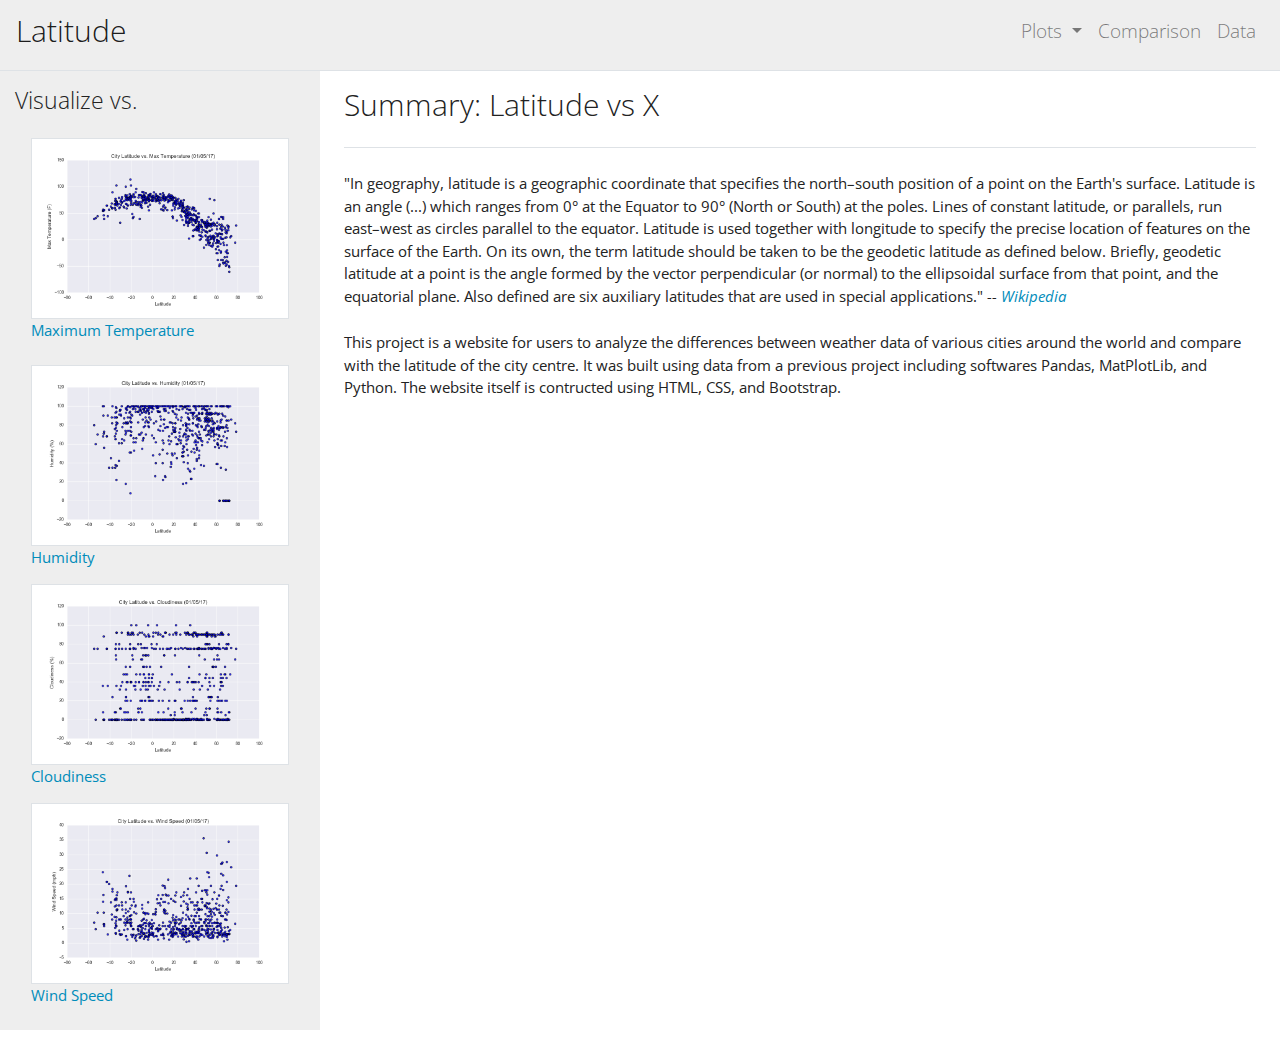
<file: index.html>
<!doctype html>
<html lang="en">
  <head>
    <!-- Required meta tags -->
    <meta charset="utf-8">
    <meta name="viewport" content="width=device-width, initial-scale=1, shrink-to-fit=no">

    <!-- Bootstrap CSS -->
    <link rel="stylesheet" href="https://stackpath.bootstrapcdn.com/bootstrap/4.5.2/css/bootstrap.min.css" integrity="sha384-JcKb8q3iqJ61gNV9KGb8thSsNjpSL0n8PARn9HuZOnIxN0hoP+VmmDGMN5t9UJ0Z" crossorigin="anonymous">
    <link rel="stylesheet" href="bootstrap.min.css">
    <link rel="stylesheet" href="style.css">

    <title>Latitude and Weather</title>
  </head>
  <body>
    <nav class="navbar navbar-expand-sm navbar-light bg-light">
      <a class="navbar-brand" href="index.html"><h2>Latitude</h2></a>
      <button class="navbar-toggler" type="button" data-toggle="collapse" data-target="#navbarSupportedContent" aria-controls="navbarSupportedContent" aria-expanded="false" aria-label="Toggle navigation">
        <span class="navbar-toggler-icon"></span>
      </button>

      <div class="collapse navbar-collapse" id="navbarSupportedContent">
        <ul class="navbar-nav mr-auto">
          
        </ul>
        <ul class="navbar-nav">
          <li class="nav-item h5 dropdown">
            <a class="nav-link dropdown-toggle" href="#" id="navbarDropdown" role="button" data-toggle="dropdown" aria-haspopup="true" aria-expanded="false">
              Plots <span class="sr-only">(current)</span>
            </a>
            <div class="dropdown-menu" aria-labelledby="navbarDropdown">
              <a class="dropdown-item" href="Latitude_vs_MaxTemp.html">Latitude VS. Max Temperature</a>
              <a class="dropdown-item" href="Latitude_vs_Humidity.html">Latitude VS. Humidity</a>
              <a class="dropdown-item" href="Latitude_vs_Cloudiness.html">Latitude VS. Cloudiness</a>
              <a class="dropdown-item" href="Latitude_vs_WindSpeed.html">Latitude VS. Wind Speed</a>
            </div>
          </li>
          <li class="nav-item h5">
            <a class="nav-link" href="Comparisons.html" tabindex="-1" aria-disabled="true">Comparison</a>
          </li>
          <li class="nav-item h5">
            <a class="nav-link" href="Data.html" tabindex="-1" aria-disabled="true">Data</a>
          </li>
        </ul>
      </div>
    </nav>

    <div class="container-fluid">
      <div class="row flex-nowrap border-top">
        <nav class="col-md-3 sidebar bd-sidebar bg-light d-md-block collapse py-3">
          <h4>Visualize vs. </h4>
          <ul class="nav flex-column">
            <li class="nav-item py-2">
              <a class="nav-link" href="Latitude_vs_MaxTemp.html">
                <img class="img-thumbnail" src="assets\images\Latitude_vs_MaxTemp.png">
                Maximum Temperature
              </a>
            </li>
            <li class="nav-item">
              <a class="nav-link" href="Latitude_vs_Humidity.html">
                <img class="img-thumbnail" src="assets\images\Latitude_vs_Humidity.png">
                Humidity
              </a>
            </li>
            <li class="nav-item">
              <a class="nav-link" href="Latitude_vs_Cloudiness.html">
                <img class="img-thumbnail" src="assets\images\Latitude_vs_Cloudiness.png">
                Cloudiness
              </a>
            </li>
            <li class="nav-item">
              <a class="nav-link" href="Latitude_vs_WindSpeed.html">
                <img class="img-thumbnail" src="assets\images\Latitude_vs_WindSpeed.png">
                Wind Speed
              </a>
            </li>
          </ul>
        </nav>
        <main role="main" class="col-md-9 ml-sm-auto px-md-4">
          <div class="d-flex justify-content-between align-items-center pt-3 pb-3 mb-3 border-bottom">
            <h1 class="h2">Summary: Latitude vs X</h1>
          </div>
          <div class="py-2">
            <p>
              "In geography, latitude is a geographic coordinate that specifies the north–south position of a point on the Earth's surface. Latitude is an angle (...) which ranges from 0° at the Equator to 90° (North or South) at the poles. Lines of constant latitude, or parallels, run east–west as circles parallel to the equator. Latitude is used together with longitude to specify the precise location of features on the surface of the Earth. On its own, the term latitude should be taken to be the geodetic latitude as defined below. Briefly, geodetic latitude at a point is the angle formed by the vector perpendicular (or normal) to the ellipsoidal surface from that point, and the equatorial plane. Also defined are six auxiliary latitudes that are used in special applications."
              <cite>-- <a href="https://en.wikipedia.org/wiki/Latitude">Wikipedia</a></cite>
            </p>
          </div>
          <p>
            This project is a website for users to analyze the differences between weather data of various cities around the world and compare with the latitude of the city centre. It was built using data from a previous project including softwares Pandas, MatPlotLib, and Python. The website itself is contructed using HTML, CSS, and Bootstrap.
          </p>   
        </main>
      </div>
        
      </div>
    </div>

    <div>
      <br>
    </div>

    <!-- Optional JavaScript -->
    <!-- jQuery first, then Popper.js, then Bootstrap JS -->
    <script src="https://code.jquery.com/jquery-3.5.1.slim.min.js" integrity="sha384-DfXdz2htPH0lsSSs5nCTpuj/zy4C+OGpamoFVy38MVBnE+IbbVYUew+OrCXaRkfj" crossorigin="anonymous"></script>
    <script src="https://cdn.jsdelivr.net/npm/popper.js@1.16.1/dist/umd/popper.min.js" integrity="sha384-9/reFTGAW83EW2RDu2S0VKaIzap3H66lZH81PoYlFhbGU+6BZp6G7niu735Sk7lN" crossorigin="anonymous"></script>
    <script src="https://stackpath.bootstrapcdn.com/bootstrap/4.5.2/js/bootstrap.min.js" integrity="sha384-B4gt1jrGC7Jh4AgTPSdUtOBvfO8shuf57BaghqFfPlYxofvL8/KUEfYiJOMMV+rV" crossorigin="anonymous"></script>
  </body>
</html>
</file>
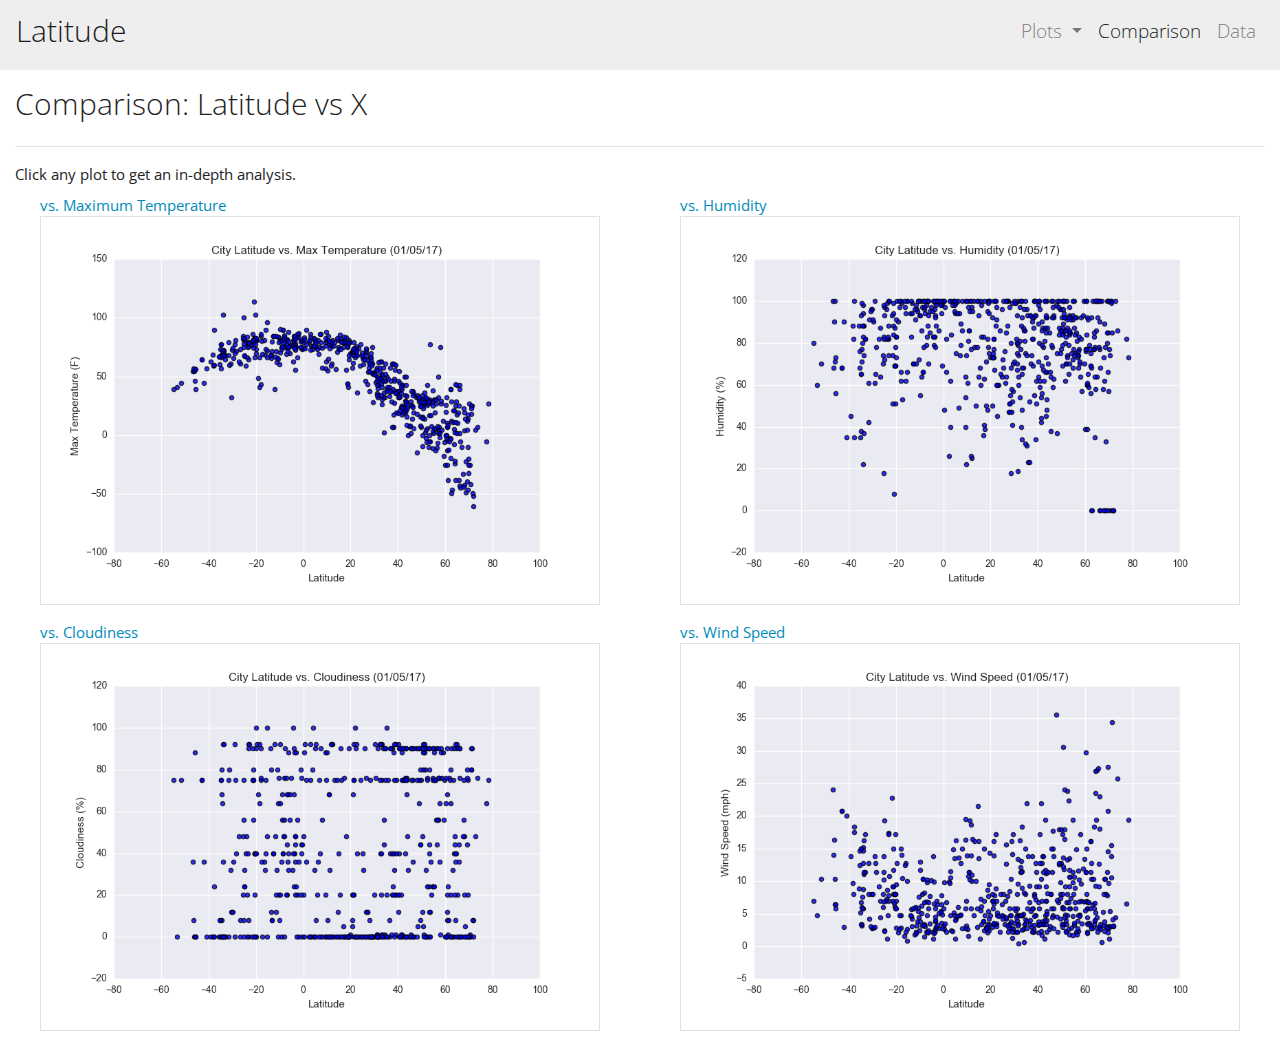
<file: Comparisons.html>
<!doctype html>
<html lang="en">
  <head>
    <!-- Required meta tags -->
    <meta charset="utf-8">
    <meta name="viewport" content="width=device-width, initial-scale=1, shrink-to-fit=no">

    <!-- Bootstrap CSS -->
    <link rel="stylesheet" href="https://stackpath.bootstrapcdn.com/bootstrap/4.5.2/css/bootstrap.min.css" integrity="sha384-JcKb8q3iqJ61gNV9KGb8thSsNjpSL0n8PARn9HuZOnIxN0hoP+VmmDGMN5t9UJ0Z" crossorigin="anonymous">
    <link rel="stylesheet" href="bootstrap.min.css">
    <link rel="stylesheet" href="style.css">

    <title>Hello, world!</title>
  </head>
  <body>
    <nav class="navbar navbar-expand-sm navbar-light bg-light">
      <a class="navbar-brand" href="index.html"><h2>Latitude</h2></a>
      <button class="navbar-toggler" type="button" data-toggle="collapse" data-target="#navbarSupportedContent" aria-controls="navbarSupportedContent" aria-expanded="false" aria-label="Toggle navigation">
        <span class="navbar-toggler-icon"></span>
      </button>

      <div class="collapse navbar-collapse" id="navbarSupportedContent">
        <ul class="navbar-nav mr-auto">
          
        </ul>
        <ul class="navbar-nav">
          <li class="nav-item h5 dropdown">
            <a class="nav-link dropdown-toggle" href="#" id="navbarDropdown" role="button" data-toggle="dropdown" aria-haspopup="true" aria-expanded="false">
              Plots <span class="sr-only">(current)</span>
            </a>
            <div class="dropdown-menu" aria-labelledby="navbarDropdown">
              <a class="dropdown-item" href="Latitude_vs_MaxTemp.html">Latitude VS. Max Temperature</a>
              <a class="dropdown-item" href="Latitude_vs_Humidity.html">Latitude VS. Humidity</a>
              <a class="dropdown-item" href="Latitude_vs_Cloudiness.html">Latitude VS. Cloudiness</a>
              <a class="dropdown-item" href="Latitude_vs_WindSpeed.html">Latitude VS. Wind Speed</a>
            </div>
          </li>
          <li class="nav-item h5 active">
            <a class="nav-link" href="Comparisons.html" tabindex="-1" aria-disabled="true">Comparison</a>
          </li>
          <li class="nav-item h5">
            <a class="nav-link" href="Data.html" tabindex="-1" aria-disabled="true">Data</a>
          </li>
        </ul>
      </div>
    </nav>

    <main>
      <div class="container-fluid">
        <div class="d-flex justify-content-between align-items-center pt-3 pb-3 mb-3 border-bottom">
          <h1 class="h2">Comparison: Latitude vs X</h1>
        </div>
        <h8>Click any plot to get an in-depth analysis.</h8>
        <div class="row flex">
          <div class="col-md-6 ml-sm-auto px-md-4">
            <a class="nav-link" href="Latitude_vs_MaxTemp.html">
              vs. Maximum Temperature
              <img class="img-thumbnail" src="assets\images\Latitude_vs_MaxTemp.png">
            </a>
          </div>
          <div class="col-md-6 ml-sm-auto px-md-4">
            <a class="nav-link" href="Latitude_vs_Humidity.html">
              vs. Humidity
              <img class="img-thumbnail" src="assets\images\Latitude_vs_Humidity.png">
            </a>
          </div>
        </div>
        <div class="row flex">
          <div class="col-md-6 ml-sm-auto px-md-4">
            <a class="nav-link" href="Latitude_vs_Cloudiness.html">
              vs. Cloudiness
              <img class="img-thumbnail" src="assets\images\Latitude_vs_Cloudiness.png">
            </a>
          </div>
          <div class="col-md-6 ml-sm-auto px-md-4">
            <a class="nav-link" href="Latitude_vs_WindSpeed.html">
              vs. Wind Speed
              <img class="img-thumbnail" src="assets\images\Latitude_vs_WindSpeed.png">
            </a>
          </div>
        </div>
      </div>
    </main>
    <div>
      <br>
    </div>
    <!-- Optional JavaScript -->
    <!-- jQuery first, then Popper.js, then Bootstrap JS -->
    <script src="https://code.jquery.com/jquery-3.5.1.slim.min.js" integrity="sha384-DfXdz2htPH0lsSSs5nCTpuj/zy4C+OGpamoFVy38MVBnE+IbbVYUew+OrCXaRkfj" crossorigin="anonymous"></script>
    <script src="https://cdn.jsdelivr.net/npm/popper.js@1.16.1/dist/umd/popper.min.js" integrity="sha384-9/reFTGAW83EW2RDu2S0VKaIzap3H66lZH81PoYlFhbGU+6BZp6G7niu735Sk7lN" crossorigin="anonymous"></script>
    <script src="https://stackpath.bootstrapcdn.com/bootstrap/4.5.2/js/bootstrap.min.js" integrity="sha384-B4gt1jrGC7Jh4AgTPSdUtOBvfO8shuf57BaghqFfPlYxofvL8/KUEfYiJOMMV+rV" crossorigin="anonymous"></script>
  </body>
</html>
</file>
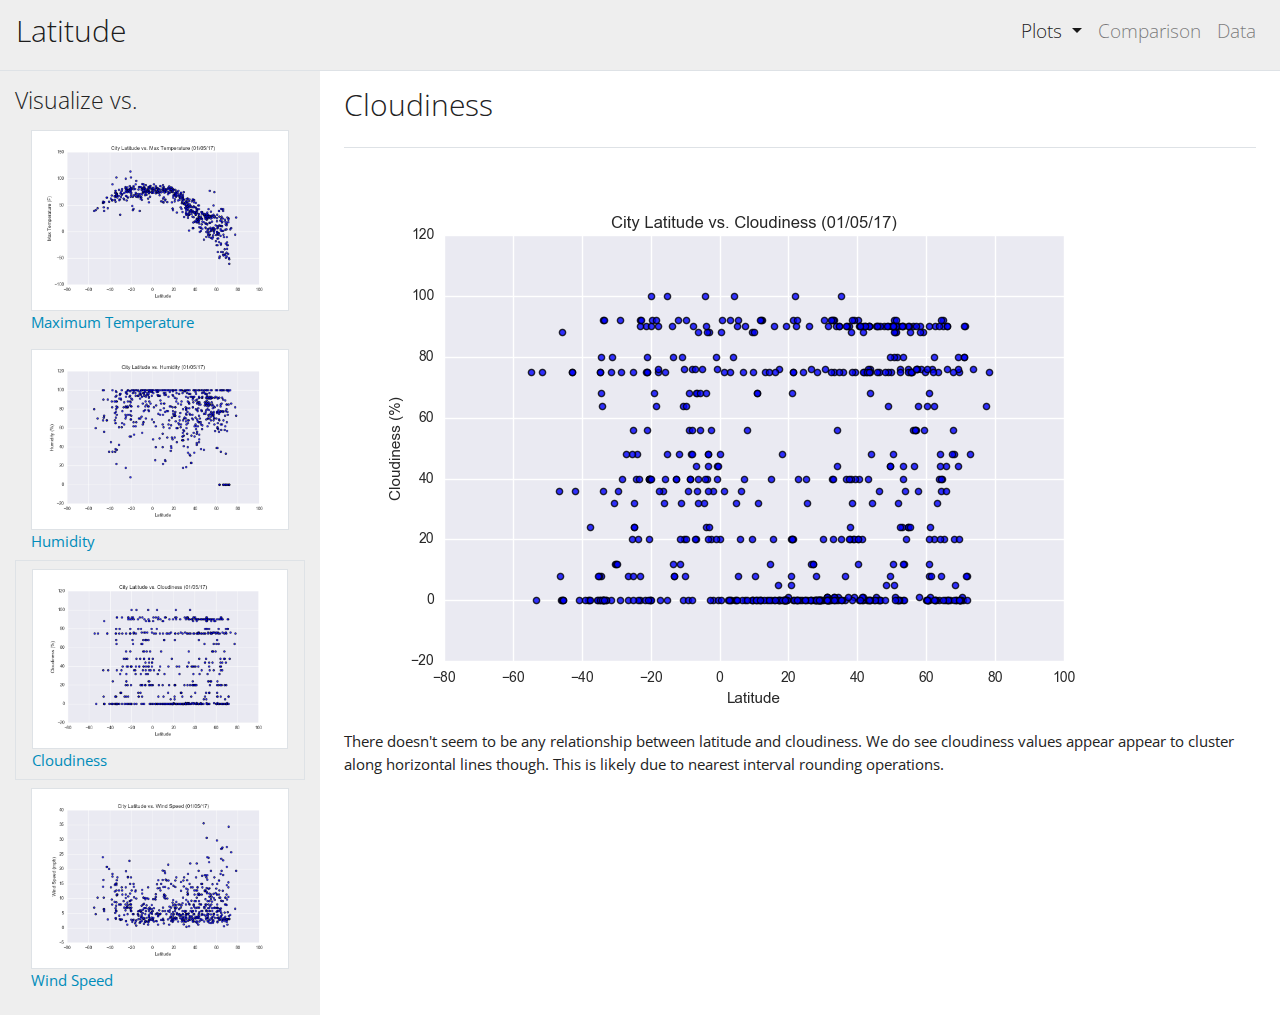
<file: Latitude_vs_Cloudiness.html>
<!doctype html>
<html lang="en">
  <head>
    <!-- Required meta tags -->
    <meta charset="utf-8">
    <meta name="viewport" content="width=device-width, initial-scale=1, shrink-to-fit=no">

    <!-- Bootstrap CSS -->
    <link rel="stylesheet" href="https://stackpath.bootstrapcdn.com/bootstrap/4.5.2/css/bootstrap.min.css" integrity="sha384-JcKb8q3iqJ61gNV9KGb8thSsNjpSL0n8PARn9HuZOnIxN0hoP+VmmDGMN5t9UJ0Z" crossorigin="anonymous">
    <link rel="stylesheet" href="bootstrap.min.css">
    <link rel="stylesheet" href="style.css">

    <title>Latitude vs. Cloudiness</title>
  </head>
  <body>
    <nav class="navbar navbar-expand-sm navbar-light bg-light">
      <a class="navbar-brand" href="index.html"><h2>Latitude</h2></a>
      <button class="navbar-toggler" type="button" data-toggle="collapse" data-target="#navbarSupportedContent" aria-controls="navbarSupportedContent" aria-expanded="false" aria-label="Toggle navigation">
        <span class="navbar-toggler-icon"></span>
      </button>

      <div class="collapse navbar-collapse" id="navbarSupportedContent">
        <ul class="navbar-nav mr-auto">
          
        </ul>
        <ul class="navbar-nav">
          <li class="nav-item h5 dropdown active">
            <a class="nav-link dropdown-toggle" href="#" id="navbarDropdown" role="button" data-toggle="dropdown" aria-haspopup="true" aria-expanded="false">
              Plots <span class="sr-only">(current)</span>
            </a>
            <div class="dropdown-menu" aria-labelledby="navbarDropdown">
              <a class="dropdown-item" href="Latitude_vs_MaxTemp.html">Latitude VS. Max Temperature</a>
              <a class="dropdown-item" href="Latitude_vs_Humidity.html">Latitude VS. Humidity</a>
              <a class="dropdown-item active" href="Latitude_vs_Cloudiness.html">Latitude VS. Cloudiness</a>
              <a class="dropdown-item" href="Latitude_vs_WindSpeed.html">Latitude VS. Wind Speed</a>
            </div>
          </li>
          <li class="nav-item h5">
            <a class="nav-link" href="Comparisons.html" tabindex="-1" aria-disabled="true">Comparison</a>
          </li>
          <li class="nav-item h5">
            <a class="nav-link" href="Data.html" tabindex="-1" aria-disabled="true">Data</a>
          </li>
        </ul>
      </div>
    </nav>

    <div class="container-fluid">
      <div class="row flex-nowrap border-top">
        <nav class="col-md-3 bd-sidebar bg-light d-md-block collapse py-3">
          <h4>Visualize vs. </h4>
          <ul class="nav flex-column">
            <li class="nav-item">
              <a class="nav-link" href="Latitude_vs_MaxTemp.html">
                <img class="img-thumbnail" src="assets\images\Latitude_vs_MaxTemp.png">
                Maximum Temperature
              </a>
            </li>
            <li class="nav-item">
              <a class="nav-link" href="Latitude_vs_Humidity.html">
                <img class="img-thumbnail" src="assets\images\Latitude_vs_Humidity.png">
                Humidity
              </a>
            </li>
            <li class="nav-item by-5 border active">
              <a class="nav-link" href="Latitude_vs_Cloudiness.html">
                <img class="img-thumbnail" src="assets\images\Latitude_vs_Cloudiness.png">
                Cloudiness
              </a>
            </li>
            <li class="nav-item">
              <a class="nav-link" href="Latitude_vs_WindSpeed.html">
                <img class="img-thumbnail" src="assets\images\Latitude_vs_WindSpeed.png">
                Wind Speed
              </a>
            </li>
          </ul>
        </nav>
        <main role="main" class="col-md-9 ml-sm-auto px-md-4">
          <div class="d-flex justify-content-between align-items-center pt-3 pb-3 mb-3 border-bottom">
            <h1 class="h2">Cloudiness</h1>
          </div>
          <div class="py-3">
            <img class="img-fluid" src="assets\images\Latitude_vs_Cloudiness.png">
            <p>
              There doesn't seem to be any relationship between latitude and
              cloudiness. We do see cloudiness values appear appear to cluster
              along horizontal lines though. This is likely due to nearest interval
              rounding operations.
            </p>
          </div>
        </main>
      </div>
    </div>
    <!-- Optional JavaScript -->
    <!-- jQuery first, then Popper.js, then Bootstrap JS -->
    <script src="https://code.jquery.com/jquery-3.5.1.slim.min.js" integrity="sha384-DfXdz2htPH0lsSSs5nCTpuj/zy4C+OGpamoFVy38MVBnE+IbbVYUew+OrCXaRkfj" crossorigin="anonymous"></script>
    <script src="https://cdn.jsdelivr.net/npm/popper.js@1.16.1/dist/umd/popper.min.js" integrity="sha384-9/reFTGAW83EW2RDu2S0VKaIzap3H66lZH81PoYlFhbGU+6BZp6G7niu735Sk7lN" crossorigin="anonymous"></script>
    <script src="https://stackpath.bootstrapcdn.com/bootstrap/4.5.2/js/bootstrap.min.js" integrity="sha384-B4gt1jrGC7Jh4AgTPSdUtOBvfO8shuf57BaghqFfPlYxofvL8/KUEfYiJOMMV+rV" crossorigin="anonymous"></script>
  </body>
</html>
</file>
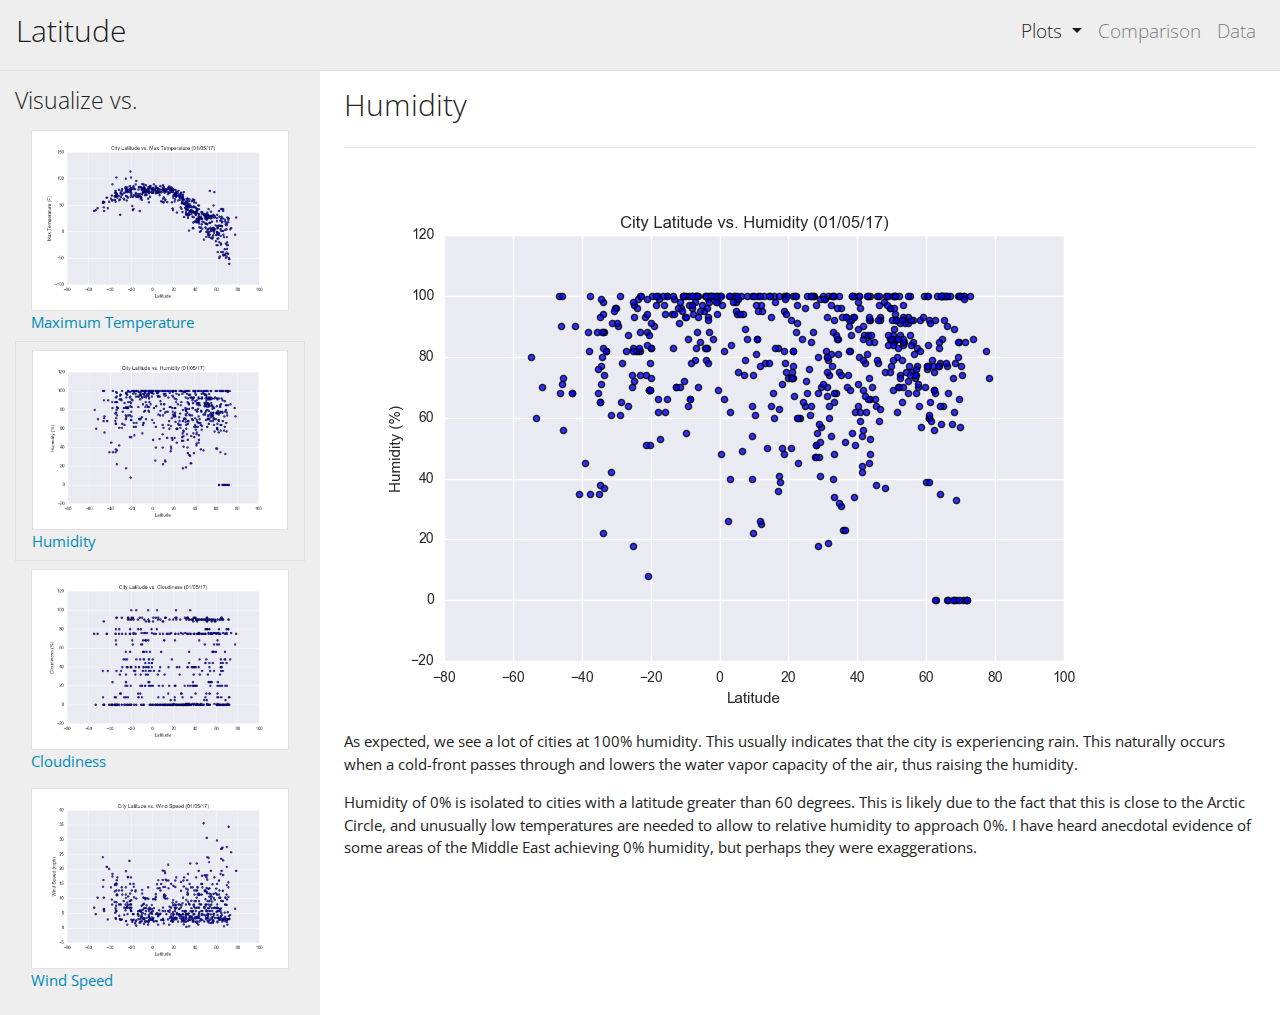
<file: Latitude_vs_Humidity.html>
<!doctype html>
<html lang="en">
  <head>
    <!-- Required meta tags -->
    <meta charset="utf-8">
    <meta name="viewport" content="width=device-width, initial-scale=1, shrink-to-fit=no">

    <!-- Bootstrap CSS -->
    <link rel="stylesheet" href="https://stackpath.bootstrapcdn.com/bootstrap/4.5.2/css/bootstrap.min.css" integrity="sha384-JcKb8q3iqJ61gNV9KGb8thSsNjpSL0n8PARn9HuZOnIxN0hoP+VmmDGMN5t9UJ0Z" crossorigin="anonymous">
    <link rel="stylesheet" href="bootstrap.min.css">
    <link rel="stylesheet" href="style.css">

    <title>Latitude vs. Humidity</title>
  </head>
  <body>
    <nav class="navbar navbar-expand-sm navbar-light bg-light">
      <a class="navbar-brand" href="index.html"><h2>Latitude</h2></a>
      <button class="navbar-toggler" type="button" data-toggle="collapse" data-target="#navbarSupportedContent" aria-controls="navbarSupportedContent" aria-expanded="false" aria-label="Toggle navigation">
        <span class="navbar-toggler-icon"></span>
      </button>

      <div class="collapse navbar-collapse" id="navbarSupportedContent">
        <ul class="navbar-nav mr-auto">
          
        </ul>
        <ul class="navbar-nav">
          <li class="nav-item h5 dropdown active">
            <a class="nav-link dropdown-toggle" href="#" id="navbarDropdown" role="button" data-toggle="dropdown" aria-haspopup="true" aria-expanded="false">
              Plots <span class="sr-only">(current)</span>
            </a>
            <div class="dropdown-menu" aria-labelledby="navbarDropdown">
              <a class="dropdown-item" href="Latitude_vs_MaxTemp.html">Latitude VS. Max Temperature</a>
              <a class="dropdown-item active" href="Latitude_vs_Humidity.html">Latitude VS. Humidity</a>
              <a class="dropdown-item" href="Latitude_vs_Cloudiness.html">Latitude VS. Cloudiness</a>
              <a class="dropdown-item" href="Latitude_vs_WindSpeed.html">Latitude VS. Wind Speed</a>
            </div>
          </li>
          <li class="nav-item h5">
            <a class="nav-link" href="Comparisons.html" tabindex="-1" aria-disabled="true">Comparison</a>
          </li>
          <li class="nav-item h5">
            <a class="nav-link" href="Data.html" tabindex="-1" aria-disabled="true">Data</a>
          </li>
        </ul>
      </div>
    </nav>

    <div class="container-fluid">
      <div class="row flex-nowrap border-top">
        <nav class="col-md-3 bd-sidebar bg-light d-md-block collapse py-3">
          <h4>Visualize vs. </h4>
          <ul class="nav flex-column">
            <li class="nav-item">
              <a class="nav-link" href="Latitude_vs_MaxTemp.html">
                <img class="img-thumbnail" src="assets\images\Latitude_vs_MaxTemp.png">
                Maximum Temperature
              </a>
            </li>
            <li class="nav-item by-5 border active">
              <a class="nav-link" href="Latitude_vs_Humidity.html">
                <img class="img-thumbnail" src="assets\images\Latitude_vs_Humidity.png">
                Humidity
              </a>
            </li>
            <li class="nav-item">
              <a class="nav-link" href="Latitude_vs_Cloudiness.html">
                <img class="img-thumbnail" src="assets\images\Latitude_vs_Cloudiness.png">
                Cloudiness
              </a>
            </li>
            <li class="nav-item">
              <a class="nav-link" href="Latitude_vs_WindSpeed.html">
                <img class="img-thumbnail" src="assets\images\Latitude_vs_WindSpeed.png">
                Wind Speed
              </a>
            </li>
          </ul>
        </nav>
        <main role="main" class="col-md-9 ml-sm-auto px-md-4">
          <div class="d-flex justify-content-between align-items-center pt-3 pb-3 mb-3 border-bottom">
            <h1 class="h2">Humidity</h1>
          </div>
          <div class="py-3">
            <img class="img-fluid" src="assets\images\Latitude_vs_Humidity.png">
            <p>
              As expected, we see a lot of cities at 100% humidity. This usually
              indicates that the city is experiencing rain. This naturally occurs when
              a cold-front passes through and lowers the water vapor capacity of the air,
              thus raising the humidity.
            </p>
            <p>
              Humidity of 0% is isolated to cities with a latitude greater than 60
              degrees. This is likely due to the fact that this is close to the
              Arctic Circle, and unusually low temperatures are needed to allow to 
              relative humidity to approach 0%. I have heard anecdotal evidence of
              some areas of the Middle East achieving 0% humidity, but perhaps they
              were exaggerations.
            </p>
          </div>
        </main>
      </div>
    </div>
    <!-- Optional JavaScript -->
    <!-- jQuery first, then Popper.js, then Bootstrap JS -->
    <script src="https://code.jquery.com/jquery-3.5.1.slim.min.js" integrity="sha384-DfXdz2htPH0lsSSs5nCTpuj/zy4C+OGpamoFVy38MVBnE+IbbVYUew+OrCXaRkfj" crossorigin="anonymous"></script>
    <script src="https://cdn.jsdelivr.net/npm/popper.js@1.16.1/dist/umd/popper.min.js" integrity="sha384-9/reFTGAW83EW2RDu2S0VKaIzap3H66lZH81PoYlFhbGU+6BZp6G7niu735Sk7lN" crossorigin="anonymous"></script>
    <script src="https://stackpath.bootstrapcdn.com/bootstrap/4.5.2/js/bootstrap.min.js" integrity="sha384-B4gt1jrGC7Jh4AgTPSdUtOBvfO8shuf57BaghqFfPlYxofvL8/KUEfYiJOMMV+rV" crossorigin="anonymous"></script>
  </body>
</html>
</file>
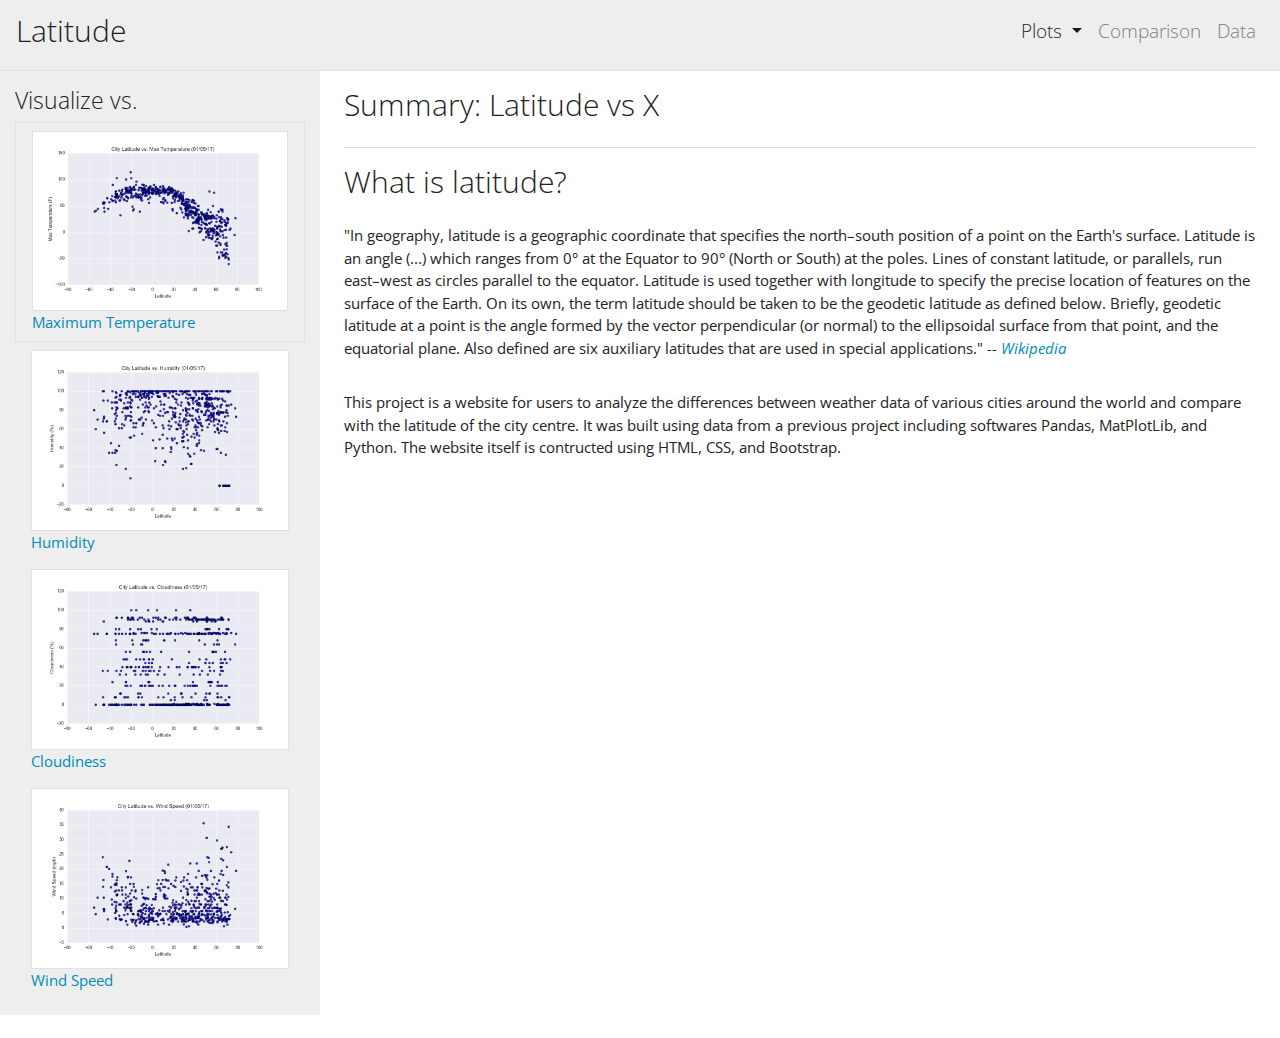
<file: Latitude_vs_MaxTemp.html>
<!doctype html>
<html lang="en">
  <head>
    <!-- Required meta tags -->
    <meta charset="utf-8">
    <meta name="viewport" content="width=device-width, initial-scale=1, shrink-to-fit=no">

    <!-- Bootstrap CSS -->
    <link rel="stylesheet" href="https://stackpath.bootstrapcdn.com/bootstrap/4.5.2/css/bootstrap.min.css" integrity="sha384-JcKb8q3iqJ61gNV9KGb8thSsNjpSL0n8PARn9HuZOnIxN0hoP+VmmDGMN5t9UJ0Z" crossorigin="anonymous">
    <link rel="stylesheet" href="bootstrap.min.css">
    <link rel="stylesheet" href="style.css">

    <title>Hello, world!</title>
  </head>
  <body>
    <nav class="navbar navbar-expand-sm navbar-light bg-light">
      <a class="navbar-brand" href="index.html"><h2>Latitude</h2></a>
      <button class="navbar-toggler" type="button" data-toggle="collapse" data-target="#navbarSupportedContent" aria-controls="navbarSupportedContent" aria-expanded="false" aria-label="Toggle navigation">
        <span class="navbar-toggler-icon"></span>
      </button>

      <div class="collapse navbar-collapse" id="navbarSupportedContent">
        <ul class="navbar-nav mr-auto">
          
        </ul>
        <ul class="navbar-nav">
          <li class="nav-item h5 dropdown active">
            <a class="nav-link dropdown-toggle" href="#" id="navbarDropdown" role="button" data-toggle="dropdown" aria-haspopup="true" aria-expanded="false">
              Plots <span class="sr-only">(current)</span>
            </a>
            <div class="dropdown-menu" aria-labelledby="navbarDropdown">
              <a class="dropdown-item active" href="Latitude_vs_MaxTemp.html">Latitude VS. Max Temperature</a>
              <a class="dropdown-item" href="Latitude_vs_Humidity.html">Latitude VS. Humidity</a>
              <a class="dropdown-item" href="Latitude_vs_Cloudiness.html">Latitude VS. Cloudiness</a>
              <a class="dropdown-item" href="Latitude_vs_WindSpeed.html">Latitude VS. Wind Speed</a>
            </div>
          </li>
          <li class="nav-item h5">
            <a class="nav-link" href="Comparisons.html" tabindex="-1" aria-disabled="true">Comparison</a>
          </li>
          <li class="nav-item h5">
            <a class="nav-link" href="Data.html" tabindex="-1" aria-disabled="true">Data</a>
          </li>
        </ul>
      </div>
    </nav>

    <div class="container-fluid">
      <div class="row flex-nowrap border-top">
        <nav class="col-md-3 bd-sidebar bg-light d-md-block collapse py-3">
          <h4>Visualize vs. </h4>
          <ul class="nav flex-column">
            <li class="nav-item by-5 border">
              <a class="nav-link" href="Latitude_vs_MaxTemp.html">
                <img class="img-thumbnail" src="assets\images\Latitude_vs_MaxTemp.png">
                Maximum Temperature
              </a>
            </li>
            <li class="nav-item">
              <a class="nav-link" href="Latitude_vs_Humidity.html">
                <img class="img-thumbnail" src="assets\images\Latitude_vs_Humidity.png">
                Humidity
              </a>
            </li>
            <li class="nav-item">
              <a class="nav-link" href="Latitude_vs_Cloudiness.html">
                <img class="img-thumbnail" src="assets\images\Latitude_vs_Cloudiness.png">
                Cloudiness
              </a>
            </li>
            <li class="nav-item">
              <a class="nav-link" href="Latitude_vs_WindSpeed.html">
                <img class="img-thumbnail" src="assets\images\Latitude_vs_WindSpeed.png">
                Wind Speed
              </a>
            </li>
          </ul>
        </nav>
        <main role="main" class="col-md-9 ml-sm-auto px-md-4">
          <div class="d-flex justify-content-between align-items-center pt-3 pb-3 mb-3 border-bottom">
            <h1 class="h2">Summary: Latitude vs X</h1>
          </div>
    
          <h2>
            What is latitude?
          </h2>
          <div class="py-3">
            <p>
              "In geography, latitude is a geographic coordinate that specifies the north–south position of a point on the Earth's surface. Latitude is an angle (...) which ranges from 0° at the Equator to 90° (North or South) at the poles. Lines of constant latitude, or parallels, run east–west as circles parallel to the equator. Latitude is used together with longitude to specify the precise location of features on the surface of the Earth. On its own, the term latitude should be taken to be the geodetic latitude as defined below. Briefly, geodetic latitude at a point is the angle formed by the vector perpendicular (or normal) to the ellipsoidal surface from that point, and the equatorial plane. Also defined are six auxiliary latitudes that are used in special applications."
              <cite>-- <a href="https://en.wikipedia.org/wiki/Latitude">Wikipedia</a></cite>
            </p>
          </div>
          <p>
            This project is a website for users to analyze the differences between weather data of various cities around the world and compare with the latitude of the city centre. It was built using data from a previous project including softwares Pandas, MatPlotLib, and Python. The website itself is contructed using HTML, CSS, and Bootstrap.
          </p>   
        </main>
      </div>
        
      </div>
    </div>

    <div>
      <br>
    </div>

    <!-- Optional JavaScript -->
    <!-- jQuery first, then Popper.js, then Bootstrap JS -->
    <script src="https://code.jquery.com/jquery-3.5.1.slim.min.js" integrity="sha384-DfXdz2htPH0lsSSs5nCTpuj/zy4C+OGpamoFVy38MVBnE+IbbVYUew+OrCXaRkfj" crossorigin="anonymous"></script>
    <script src="https://cdn.jsdelivr.net/npm/popper.js@1.16.1/dist/umd/popper.min.js" integrity="sha384-9/reFTGAW83EW2RDu2S0VKaIzap3H66lZH81PoYlFhbGU+6BZp6G7niu735Sk7lN" crossorigin="anonymous"></script>
    <script src="https://stackpath.bootstrapcdn.com/bootstrap/4.5.2/js/bootstrap.min.js" integrity="sha384-B4gt1jrGC7Jh4AgTPSdUtOBvfO8shuf57BaghqFfPlYxofvL8/KUEfYiJOMMV+rV" crossorigin="anonymous"></script>
  </body>
</html>
</file>
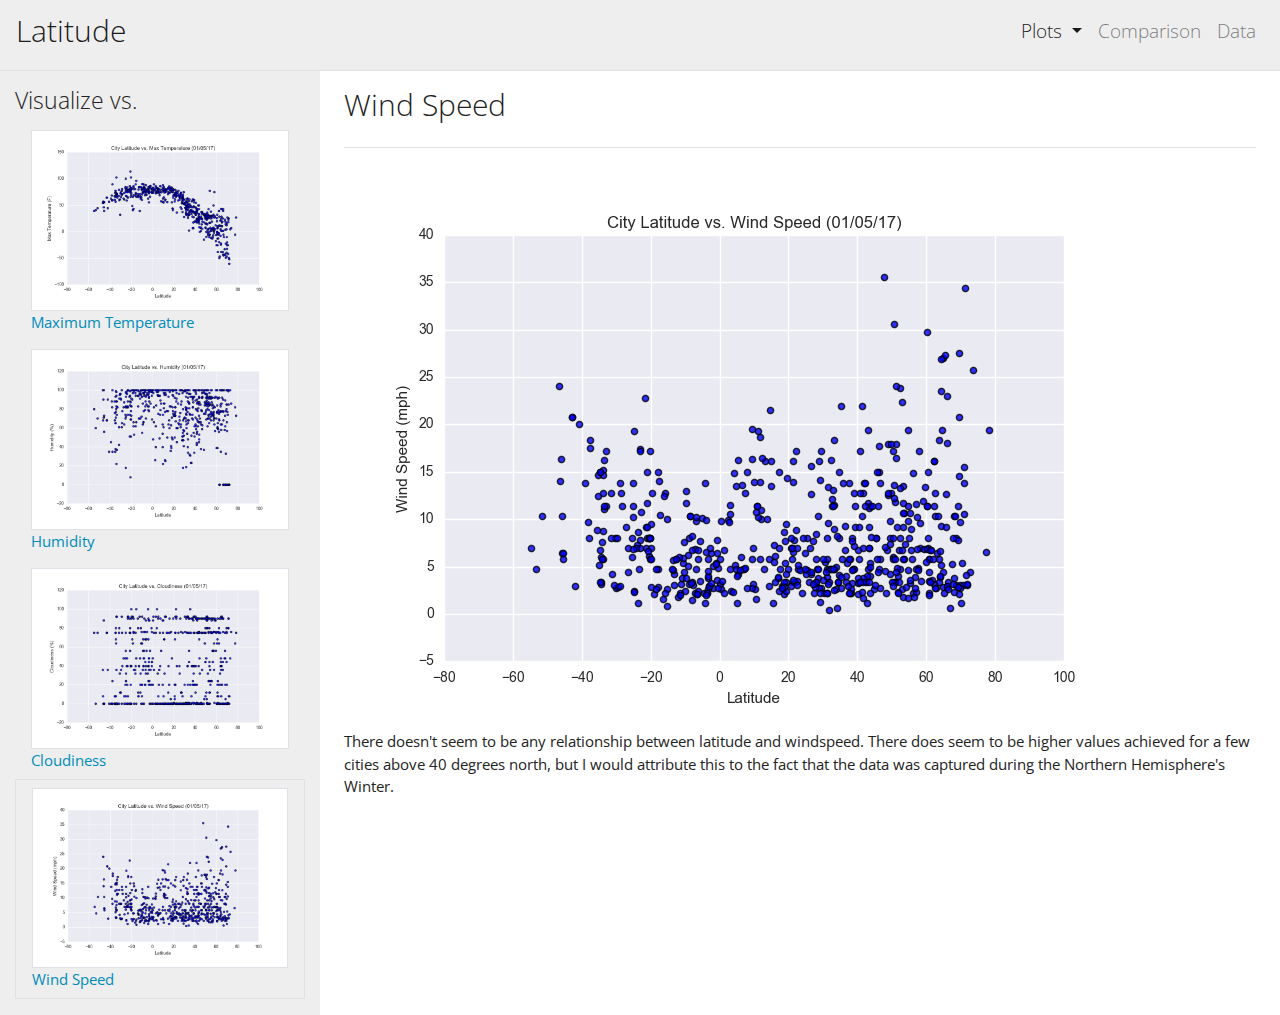
<file: Latitude_vs_WindSpeed.html>
<!doctype html>
<html lang="en">
  <head>
    <!-- Required meta tags -->
    <meta charset="utf-8">
    <meta name="viewport" content="width=device-width, initial-scale=1, shrink-to-fit=no">

    <!-- Bootstrap CSS -->
    <link rel="stylesheet" href="https://stackpath.bootstrapcdn.com/bootstrap/4.5.2/css/bootstrap.min.css" integrity="sha384-JcKb8q3iqJ61gNV9KGb8thSsNjpSL0n8PARn9HuZOnIxN0hoP+VmmDGMN5t9UJ0Z" crossorigin="anonymous">
    <link rel="stylesheet" href="bootstrap.min.css">
    <link rel="stylesheet" href="style.css">

    <title>Latitude vs. Cloudiness</title>
  </head>
  <body>
    <nav class="navbar navbar-expand-sm navbar-light bg-light">
      <a class="navbar-brand" href="index.html"><h2>Latitude</h2></a>
      <button class="navbar-toggler" type="button" data-toggle="collapse" data-target="#navbarSupportedContent" aria-controls="navbarSupportedContent" aria-expanded="false" aria-label="Toggle navigation">
        <span class="navbar-toggler-icon"></span>
      </button>

      <div class="collapse navbar-collapse" id="navbarSupportedContent">
        <ul class="navbar-nav mr-auto">
          
        </ul>
        <ul class="navbar-nav">
          <li class="nav-item h5 dropdown active">
            <a class="nav-link dropdown-toggle" href="#" id="navbarDropdown" role="button" data-toggle="dropdown" aria-haspopup="true" aria-expanded="false">
              Plots <span class="sr-only">(current)</span>
            </a>
            <div class="dropdown-menu" aria-labelledby="navbarDropdown">
              <a class="dropdown-item" href="Latitude_vs_MaxTemp.html">Latitude VS. Max Temperature</a>
              <a class="dropdown-item" href="Latitude_vs_Humidity.html">Latitude VS. Humidity</a>
              <a class="dropdown-item" href="Latitude_vs_Cloudiness.html">Latitude VS. Cloudiness</a>
              <a class="dropdown-item active" href="Latitude_vs_WindSpeed.html">Latitude VS. Wind Speed</a>
            </div>
          </li>
          <li class="nav-item h5">
            <a class="nav-link" href="Comparisons.html" tabindex="-1" aria-disabled="true">Comparison</a>
          </li>
          <li class="nav-item h5">
            <a class="nav-link" href="Data.html" tabindex="-1" aria-disabled="true">Data</a>
          </li>
        </ul>
      </div>
    </nav>

    <div class="container-fluid">
      <div class="row flex-nowrap border-top">
        <nav class="col-md-3 bd-sidebar bg-light d-md-block collapse py-3">
          <h4>Visualize vs. </h4>
          <ul class="nav flex-column">
            <li class="nav-item">
              <a class="nav-link" href="Latitude_vs_MaxTemp.html">
                <img class="img-thumbnail" src="assets\images\Latitude_vs_MaxTemp.png">
                Maximum Temperature
              </a>
            </li>
            <li class="nav-item">
              <a class="nav-link" href="Latitude_vs_Humidity.html">
                <img class="img-thumbnail" src="assets\images\Latitude_vs_Humidity.png">
                Humidity
              </a>
            </li>
            <li class="nav-item">
              <a class="nav-link" href="Latitude_vs_Cloudiness.html">
                <img class="img-thumbnail" src="assets\images\Latitude_vs_Cloudiness.png">
                Cloudiness
              </a>
            </li>
            <li class="nav-item by-5 border active">
              <a class="nav-link" href="Latitude_vs_WindSpeed.html">
                <img class="img-thumbnail" src="assets\images\Latitude_vs_WindSpeed.png">
                Wind Speed
              </a>
            </li>
          </ul>
        </nav>
        <main role="main" class="col-md-9 ml-sm-auto px-md-4">
          <div class="d-flex justify-content-between align-items-center pt-3 pb-3 mb-3 border-bottom">
            <h1 class="h2">Wind Speed</h1>
          </div>
          <div class="py-3">
            <img class="img-fluid" src="assets\images\Latitude_vs_WindSpeed.png">
            <p>
              There doesn't seem to be any relationship between latitude and
              windspeed. There does seem to be higher values achieved for a few
              cities above 40 degrees north, but I would attribute this to the fact
              that the data was captured during the Northern Hemisphere's Winter.
            </p>
          </div>
        </main>
      </div>
    </div>
    <!-- Optional JavaScript -->
    <!-- jQuery first, then Popper.js, then Bootstrap JS -->
    <script src="https://code.jquery.com/jquery-3.5.1.slim.min.js" integrity="sha384-DfXdz2htPH0lsSSs5nCTpuj/zy4C+OGpamoFVy38MVBnE+IbbVYUew+OrCXaRkfj" crossorigin="anonymous"></script>
    <script src="https://cdn.jsdelivr.net/npm/popper.js@1.16.1/dist/umd/popper.min.js" integrity="sha384-9/reFTGAW83EW2RDu2S0VKaIzap3H66lZH81PoYlFhbGU+6BZp6G7niu735Sk7lN" crossorigin="anonymous"></script>
    <script src="https://stackpath.bootstrapcdn.com/bootstrap/4.5.2/js/bootstrap.min.js" integrity="sha384-B4gt1jrGC7Jh4AgTPSdUtOBvfO8shuf57BaghqFfPlYxofvL8/KUEfYiJOMMV+rV" crossorigin="anonymous"></script>
  </body>
</html>
</file>
<file: style.css>
.sidebar {
    width: 80px;
}
</file>
